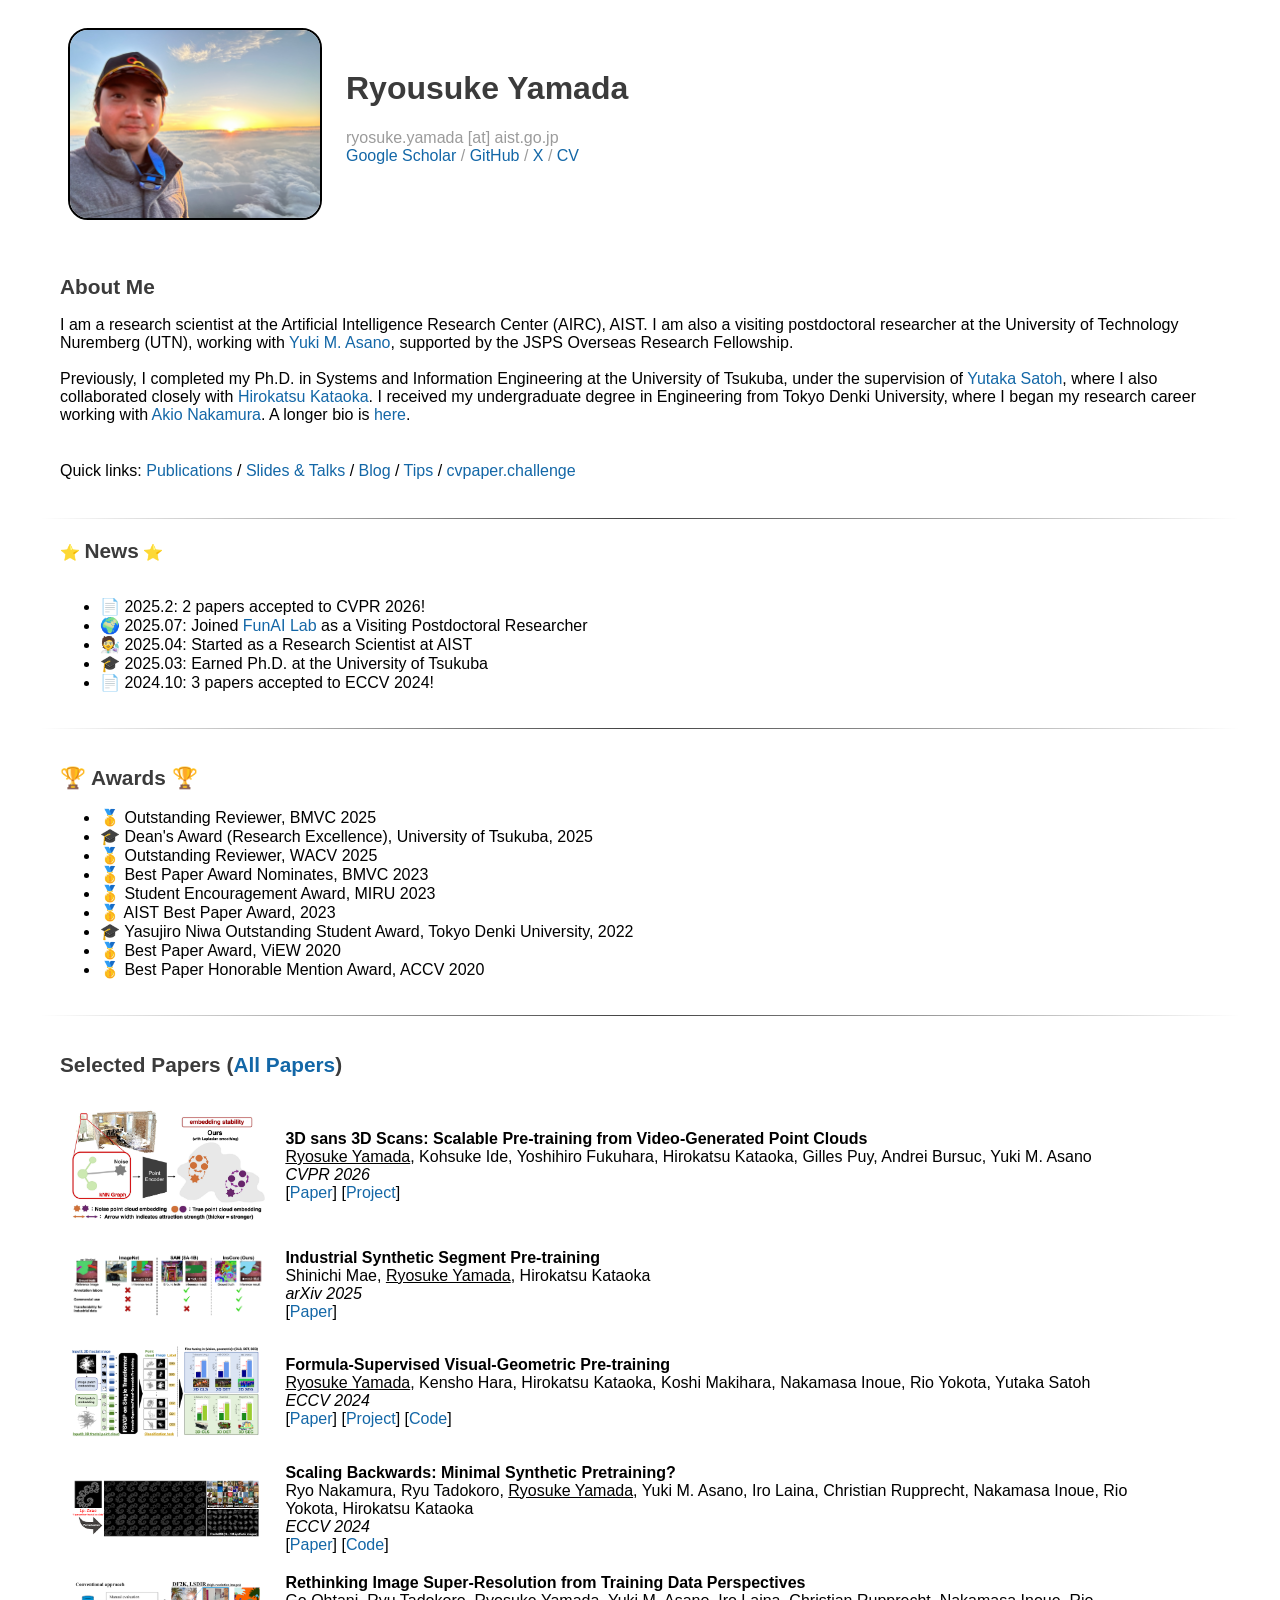
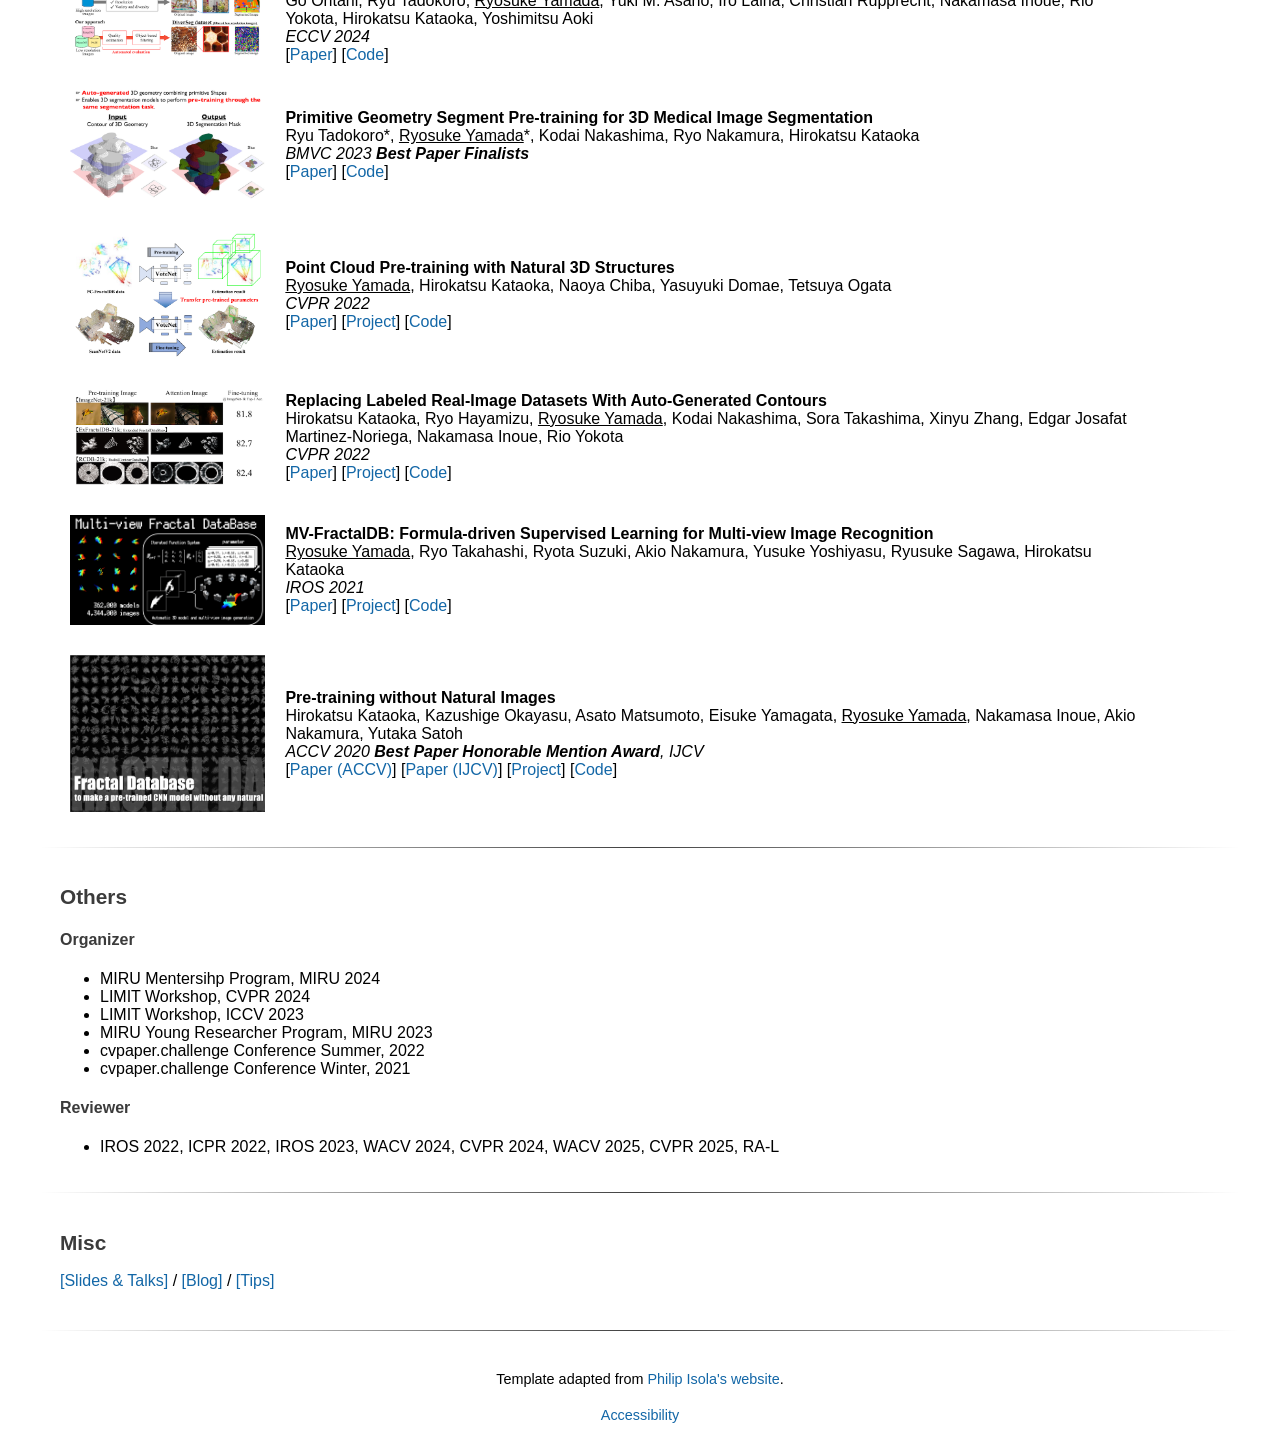
<file: index.html>
<!DOCTYPE html>
<html lang="en">
<head>
  <meta charset="UTF-8">
  <meta name="viewport" content="width=device-width, initial-scale=1">
  <link rel="icon" type="image/png" href="images/favicon.png">
  <title>Ryousuke Yamada, Ph.D.</title>

  <!-- Google Fonts -->
  <link href="https://fonts.googleapis.com/css2?family=Lato:wght@300;400;700&display=swap" rel="stylesheet">

  <!-- Google Analytics (GA4) -->
  <script async src="https://www.googletagmanager.com/gtag/js?id=G-QP8ZKJ197V"></script>
  <script>
    window.dataLayer = window.dataLayer || [];
    function gtag(){dataLayer.push(arguments);}
    gtag('js', new Date());
    gtag('config', 'G-QP8ZKJ197V');
  </script>

  <link rel="stylesheet" href="mystyle.css">
</head>

<body>
  <div id="container">
    <div class="section_div">
      <table id="personal_info">
        <tr>
          <td><img class="photo_of_me" src="images/me_fuji.png" width="250px" style="border: 2px solid black; float:left; margin-right:20px; margin-bottom:0px;" alt="Profile Photo"></td>
          <td>
            <div id="DocInfo">
              <h1>Ryousuke Yamada</h1>
              ryosuke.yamada [at] aist.go.jp<br>
              <a href="https://scholar.google.com/citations?user=2nmJ6qQAAAAJ&hl=ja">Google Scholar</a> /
              <a href="https://github.com/ryosuke-yamada">GitHub</a> /
              <a href="https://x.com/FragileGoodwill">X</a> /
              <a href="cv/ryosuke_yamada_cv.pdf">CV</a> 
              <!-- <a href="ja/index.html">Japanese</a> -->
            </div>
          </td>
        </tr>
      </table>
    </div>

    <div class="section_div">
      <h2>About Me</h2>
      <p>
        I am a research scientist at the Artificial Intelligence Research Center (AIRC), AIST. I am also a visiting postdoctoral researcher at the University of Technology Nuremberg (UTN), working with <a href="https://yukimasano.github.io/">Yuki M. Asano</a>, supported by the JSPS Overseas Research Fellowship.
        <br><br>
        Previously, I completed my Ph.D. in Systems and Information Engineering at the University of Tsukuba, under the supervision of <a href="https://staff.aist.go.jp/yu.satou/">Yutaka Satoh</a>, where I also collaborated closely with <a href="https://hirokatsukataoka.net/">Hirokatsu Kataoka</a>. I received my undergraduate degree in Engineering from Tokyo Denki University, where I began my research career working with <a href="https://ra-data.dendai.ac.jp/tduhp/KgApp/k03/resid/S000259">Akio Nakamura</a>. A longer bio is <a href="bio.html">here</a>.
        <br>
        <br>
      </p>
      Quick links:
      <a href="all_papers.html">Publications</a> /
      <a href="slides.html">Slides & Talks</a> /
      <a href="blog.html">Blog</a> /
      <a href="tips.html">Tips</a> /
      <a href="https://xpaperchallenge.org/cv/">cvpaper.challenge</a>
      <br><br>
    </div>
    <hr>

    <div class="section_div" id="news">
      &#11088; <h2 style="display: inline;">News</h2> &#11088;<br><br>
      <ul>
        <li>📄 2025.2: 2 papers accepted to CVPR 2026!</li>
        <li>🌍 2025.07: Joined <a href="https://fundamentalailab.github.io/" target="_blank">FunAI Lab</a> as a Visiting Postdoctoral Researcher</li>
        <li>🧑‍🔬 2025.04: Started as a Research Scientist at AIST</li>
        <li>🎓 2025.03: Earned Ph.D. at the University of Tsukuba</li>
        <li>📄 2024.10: 3 papers accepted to ECCV 2024!</li>
      </ul>
    </div>
    <hr>

    <div class="section_div" id="awards">
        <h2>🏆 Awards 🏆</h2>
        <ul>
          <li>🥇 Outstanding Reviewer, BMVC 2025</li>
          <li>🎓 Dean's Award (Research Excellence), University of Tsukuba, 2025</li>
          <li>🥇 Outstanding Reviewer, WACV 2025</li>
          <li>🥇 Best Paper Award Nominates, BMVC 2023</li>
          <li>🥇 Student Encouragement Award, MIRU 2023</li>
          <li>🥇 AIST Best Paper Award, 2023</li>
          <li>🎓 Yasujiro Niwa Outstanding Student Award, Tokyo Denki University, 2022</li>
          <li>🥇 Best Paper Award, ViEW 2020</li>
          <li>🥇 Best Paper Honorable Mention Award, ACCV 2020</li>
        </ul>
    </div> 
    <hr>

    <div class="section_div" id="publications">
      <h2>Selected Papers (<a href="all_papers.html">All Papers</a>)</h2>

      <table class="pub_table">
        <!-- LAM3C -->
        <tr>
          <td class="pub_td1">
            <div class="teaser_img_div">
              <a href="">
                <img class="teaser_img" src="images/lam3c.png" alt="LAM3C teaser">
              </a>
            </div>
          </td>
          <td class="pub_td2">
            <b>3D sans 3D Scans: Scalable Pre-training from Video-Generated Point Clouds</b><br>
            <u>Ryosuke Yamada</u>, Kohsuke Ide, Yoshihiro Fukuhara, Hirokatsu Kataoka, Gilles Puy, Andrei Bursuc, Yuki M. Asano<br>
            <i>CVPR 2026</i><br>
            [<a href="https://arxiv.org/abs/2512.23042">Paper</a>] [<a href="https://ryosuke-yamada.github.io/lam3c/">Project</a>]
          </td>
        </tr>

        <!-- Inscore -->
        <tr>
            <td class="pub_td1">
              <div class="teaser_img_div">
                <a href="">
                  <img class="teaser_img" src="images/inscore.png" alt="InsCore teaser">
                </a>
              </div>
            </td>
            <td class="pub_td2">
              <b>Industrial Synthetic Segment Pre-training</b><br>
              Shinichi Mae, <u>Ryosuke Yamada</u>, Hirokatsu Kataoka<br>
              <i>arXiv 2025</i><br>
              [<a href="https://arxiv.org/abs/2505.13099">Paper</a>]
            </td>
          </tr>

        <!-- FSVGP -->
        <tr>
            <td class="pub_td1">
              <div class="teaser_img_div">
                <a href="https://ryosuke-yamada.github.io/fdsl-fsvgp/">
                  <img class="teaser_img" src="images/fsvgp.png" alt="FSVGP teaser">
                </a>
              </div>
            </td>
            <td class="pub_td2">
              <b>Formula-Supervised Visual-Geometric Pre-training</b><br>
              <u>Ryosuke Yamada</u>, Kensho Hara, Hirokatsu Kataoka, Koshi Makihara, Nakamasa Inoue, Rio Yokota, Yutaka Satoh<br>
              <i>ECCV 2024</i><br>
              [<a href="https://www.ecva.net/papers/eccv_2024/papers_ECCV/papers/03233.pdf">Paper</a>]
              [<a href="https://ryosuke-yamada.github.io/fdsl-fsvgp/">Project</a>]
              [<a href="https://github.com/ryosuke-yamada/3dfractaldb">Code</a>]
            </td>
          </tr>
        <!-- 1pfrac -->
        <tr>
            <td class="pub_td1">
              <div class="teaser_img_div">
                <!-- <a href="https://ryosuke-yamada.github.io/fdsl-fsvgp/"> -->
                  <img class="teaser_img" src="images/1pfrac.png" alt="1pfrac teaser">
                </a>
              </div>
            </td>
            <td class="pub_td2">
              <b>Scaling Backwards: Minimal Synthetic Pretraining?</b><br>
              Ryo Nakamura, Ryu Tadokoro, <u>Ryosuke Yamada</u>, Yuki M. Asano, Iro Laina, Christian Rupprecht, Nakamasa Inoue, Rio Yokota, Hirokatsu Kataoka<br>
              <i>ECCV 2024</i><br>
              [<a href="https://www.ecva.net/papers/eccv_2024/papers_ECCV/papers/02315.pdf">Paper</a>]
              <!-- [<a href="https://ryosuke-yamada.github.io/fdsl-fsvgp/">Project</a>] -->
              [<a href="https://github.com/SUPER-TADORY/1p-frac">Code</a>]
            </td>
          </tr>
        <!-- DiverSeg -->
        <tr>
            <td class="pub_td1">
              <div class="teaser_img_div">
                <!-- <a href="https://ryosuke-yamada.github.io/fdsl-fsvgp/"> -->
                  <img class="teaser_img" src="images/diverseg.png" alt="DiverSeg teaser">
                </a>
              </div>
            </td>
            <td class="pub_td2">
              <b>Rethinking Image Super-Resolution from Training Data Perspectives</b><br>
              Go Ohtani, Ryu Tadokoro, <u>Ryosuke Yamada</u>, Yuki M. Asano, Iro Laina, Christian Rupprecht, Nakamasa Inoue, Rio Yokota, Hirokatsu Kataoka, Yoshimitsu Aoki<br>
              <i>ECCV 2024</i><br>
              [<a href="https://www.ecva.net/papers/eccv_2024/papers_ECCV/papers/02525.pdf">Paper</a>]
              <!-- [<a href="https://ryosuke-yamada.github.io/fdsl-fsvgp/">Project</a>] -->
              [<a href="https://github.com/gohtanii/DiverSeg-dataset">Code</a>]
            </td>
          </tr>
        <!-- PrimGeoSeg -->
        <tr>
            <td class="pub_td1">
              <div class="teaser_img_div">
                <!-- <a href="https://ryosuke-yamada.github.io/fdsl-fsvgp/"> -->
                  <img class="teaser_img" src="images/primgeoseg.png" alt="PrimGeoSeg teaser">
                </a>
              </div>
            </td>
            <td class="pub_td2">
              <b>Primitive Geometry Segment Pre-training for 3D Medical Image Segmentation</b><br>
              Ryu Tadokoro*, <u>Ryosuke Yamada</u>*, Kodai Nakashima, Ryo Nakamura, Hirokatsu Kataoka<br>
              <i>BMVC 2023 <b>Best Paper Finalists</b></i><br>
              [<a href="https://arxiv.org/abs/2401.03665">Paper</a>]
              <!-- [<a href="https://ryosuke-yamada.github.io/fdsl-fsvgp/">Project</a>] -->
              [<a href="https://github.com/SUPER-TADORY/PrimGeoSeg">Code</a>]
            </td>
          </tr>
        <!-- PC-FractalDB -->
        <tr>
            <td class="pub_td1">
              <div class="teaser_img_div">
                <a href="https://ryosuke-yamada.github.io/PointCloud-FractalDataBase/">
                  <img class="teaser_img" src="images/pcfractaldb.png" alt="PC-FractalDB teaser">
                </a>
              </div>
            </td>
            <td class="pub_td2">
              <b>Point Cloud Pre-training with Natural 3D Structures</b><br>
              <u>Ryosuke Yamada</u>, Hirokatsu Kataoka, Naoya Chiba, Yasuyuki Domae, Tetsuya Ogata<br>
              <i>CVPR 2022</i><br>
              [<a href="https://openaccess.thecvf.com/content/CVPR2022/html/Yamada_Point_Cloud_Pre-Training_With_Natural_3D_Structures_CVPR_2022_paper.html">Paper</a>]
              [<a href="https://ryosuke-yamada.github.io/PointCloud-FractalDataBase/">Project</a>]
              [<a href="https://github.com/ryosuke-yamada/3dfractaldb">Code</a>]
            </td>
          </tr>
        <!-- RCDB -->
        <tr>
            <td class="pub_td1">
              <div class="teaser_img_div">
                <a href="https://hirokatsukataoka16.github.io/Replacing-Labeled-Real-Image-Datasets/">
                  <img class="teaser_img" src="images/rcdb.png" alt="RCDB teaser">
                </a>
              </div>
            </td>
            <td class="pub_td2">
              <b>Replacing Labeled Real-Image Datasets With Auto-Generated Contours</b><br>
              Hirokatsu Kataoka, Ryo Hayamizu, <u>Ryosuke Yamada</u>, Kodai Nakashima, Sora Takashima, Xinyu Zhang, Edgar Josafat Martinez-Noriega, Nakamasa Inoue, Rio Yokota<br>
              <i>CVPR 2022</i><br>
              [<a href="https://openaccess.thecvf.com/content/CVPR2022/html/Kataoka_Replacing_Labeled_Real-Image_Datasets_With_Auto-Generated_Contours_CVPR_2022_paper.html">Paper</a>]
              [<a href="https://hirokatsukataoka16.github.io/Replacing-Labeled-Real-Image-Datasets/">Project</a>]
              [<a href="https://github.com/masora1030/CVPR2022-Pretrained-ViT-PyTorch">Code</a>]
            </td>
          </tr>
        <!-- MV-FractalDB -->
        <tr>
            <td class="pub_td1">
              <div class="teaser_img_div">
                <a href="https://ryosuke-yamada.github.io/Multi-view-Fractal-DataBase/">
                  <img class="teaser_img" src="images/mvfractal.gif" alt="MVFractalDB teaser">
                </a>
              </div>
            </td>
            <td class="pub_td2">
              <b>MV-FractalDB: Formula-driven Supervised Learning for Multi-view Image Recognition</b><br>
              <u>Ryosuke Yamada</u>, Ryo Takahashi, Ryota Suzuki, Akio Nakamura, Yusuke Yoshiyasu, Ryusuke Sagawa, Hirokatsu Kataoka<br>
              <i>IROS 2021</i><br>
              [<a href="https://ieeexplore.ieee.org/document/9635946">Paper</a>]
              [<a href="https://ryosuke-yamada.github.io/Multi-view-Fractal-DataBase/">Project</a>]
              [<a href="https://github.com/ryosuke-yamada/3dfractaldb">Code</a>]
            </td>
          </tr>
        <!-- FractalDB -->
        <tr>
            <td class="pub_td1">
              <div class="teaser_img_div">
                <a href="https://hirokatsukataoka16.github.io/Pretraining-without-Natural-Images/">
                  <img class="teaser_img" src="images/fractaldb.png" alt="DiverSeg teaser">
                </a>
              </div>
            </td>
            <td class="pub_td2">
              <b>Pre-training without Natural Images</b><br>
              Hirokatsu Kataoka, Kazushige Okayasu, Asato Matsumoto, Eisuke Yamagata, <u>Ryosuke Yamada</u>, Nakamasa Inoue, Akio Nakamura, Yutaka Satoh<br>
              <i>ACCV 2020 <b>Best Paper Honorable Mention Award</b>, IJCV</i><br>
              [<a href="https://openaccess.thecvf.com/content/ACCV2020/papers/Kataoka_Pre-training_without_Natural_Images_ACCV_2020_paper.pdf">Paper (ACCV)</a>]
              [<a href="https://link.springer.com/content/pdf/10.1007/s11263-021-01555-8.pdf">Paper (IJCV)</a>]
              [<a href="https://hirokatsukataoka16.github.io/Pretraining-without-Natural-Images/">Project</a>]
              [<a href="https://github.com/gohtanii/DiverSeg-dataset">Code</a>]
            </td>
          </tr>
      </table>
    </div>
    <hr>

    <div class="section_div" id="awards">
      <h2>Others</h2>
      <h4>Organizer</h4>
      <ul>
        <li>MIRU Mentersihp Program, MIRU 2024</li>
        <li>LIMIT Workshop, CVPR 2024</li>
        <li>LIMIT Workshop, ICCV 2023</li>
        <li>MIRU Young Researcher Program, MIRU 2023</li>
        <li>cvpaper.challenge Conference Summer, 2022</li>
        <li>cvpaper.challenge Conference Winter, 2021</li>
      </ul>
      <h4>Reviewer</h4>
      <ul>
        <li>IROS 2022, ICPR 2022, IROS 2023, WACV 2024, CVPR 2024, WACV 2025, CVPR 2025, RA-L</li>
      </ul>
    </div> 
    <hr>

    <div class="section_div" id="misc">
      <h2>Misc</h2>
      <p><a href="slides.html">[Slides & Talks]</a> / <a href="blog.html">[Blog]</a> / <a href="tips.html">[Tips]</a></p>
    </div>
    <hr>

    <div class="footer" style="text-align: center; margin-top: 40px; font-size: 0.9em;">
      <p>Template adapted from <a href="https://people.csail.mit.edu/phillipi/" target="_blank">Philip Isola's website</a>.</p>
      <p><a href="http://accessibility.mit.edu/">Accessibility</a></p>
    </div>
  </body>
  </html>
</file>
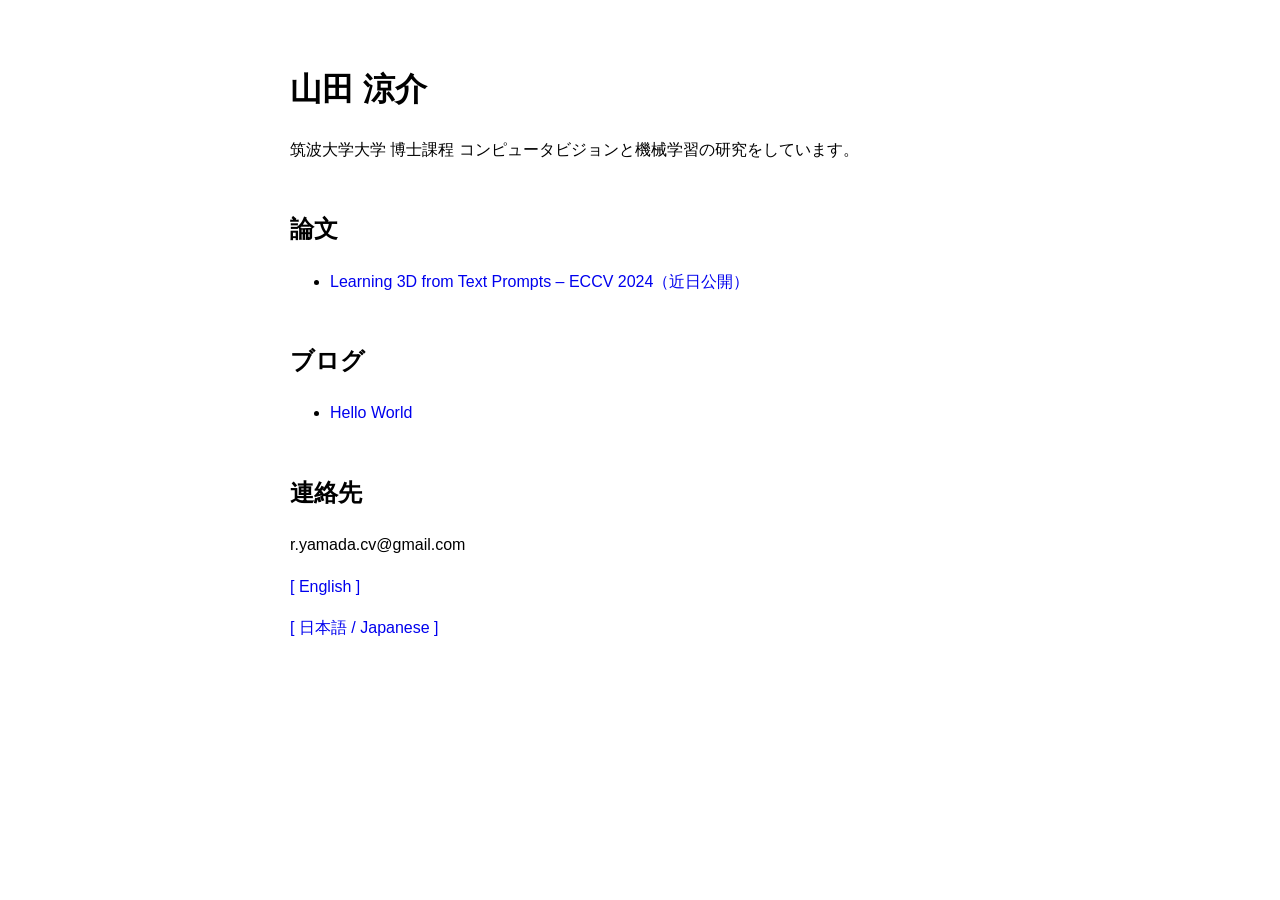
<file: ja/index.html>
<!DOCTYPE html>
<html lang="ja">
<head>
  <meta charset="UTF-8">
  <title>山田 亮佑</title>
  <style>
    body { font-family: sans-serif; max-width: 700px; margin: 40px auto; line-height: 1.6; }
    a { color: #0000EE; text-decoration: none; }
    h1, h2 { margin-top: 2em; }
  </style>
</head>
<body>
  <h1>山田 涼介</h1>
  <p>筑波大学大学 博士課程 コンピュータビジョンと機械学習の研究をしています。</p>

  <h2>論文</h2>
  <ul>
    <li><a href="#">Learning 3D from Text Prompts – ECCV 2024（近日公開）</a></li>
  </ul>

  <h2>ブログ</h2>
  <ul>
    <li><a href="../blog/2025-03-26-hello.html">Hello World</a></li>
  </ul>

  <h2>連絡先</h2>
  <p>r.yamada.cv@gmail.com</p>

  <p><a href="../index.html">[ English ]</a></p>
  <p><a href="ja/index.html">[ 日本語 / Japanese ]</a></p>
</body>
</html>
</file>
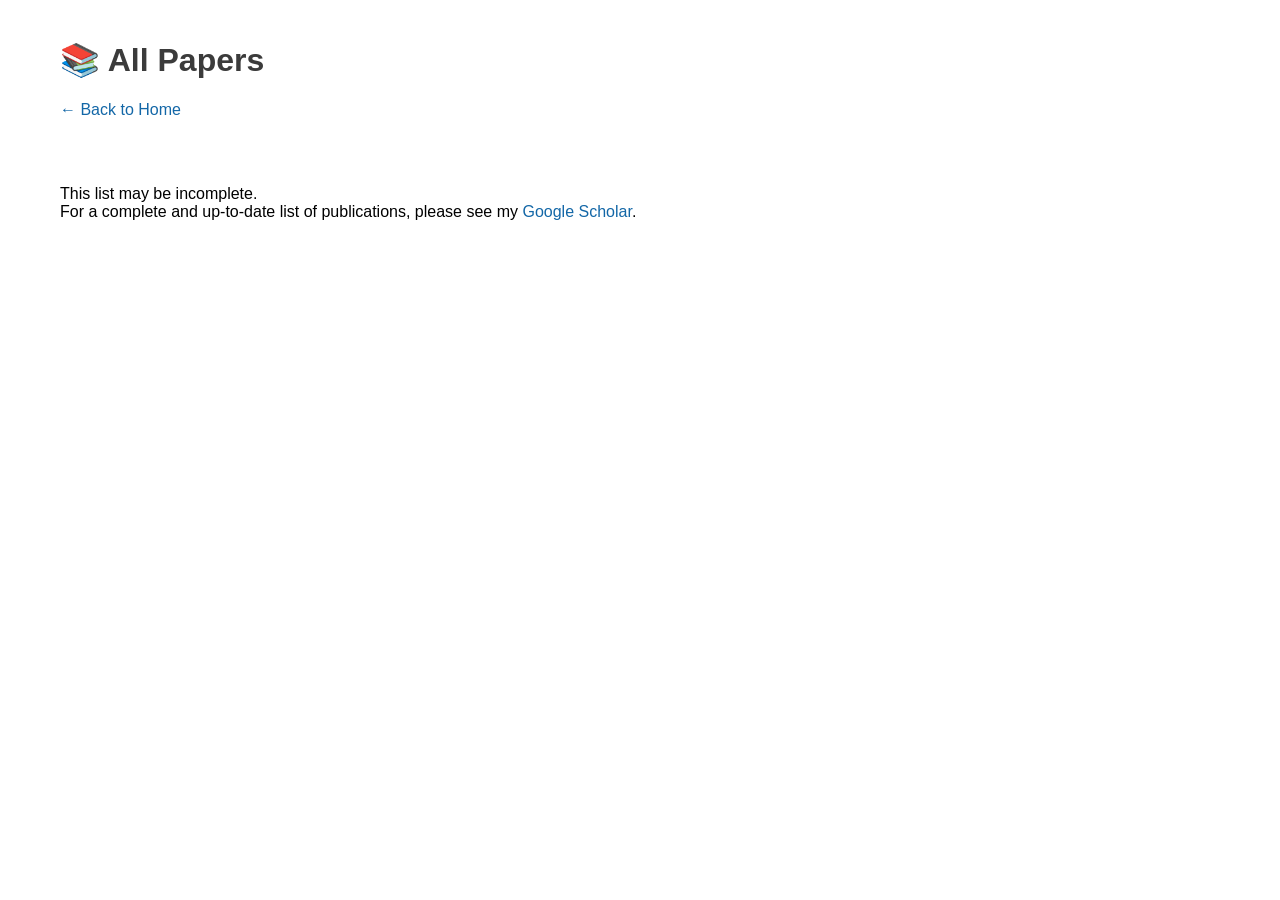
<file: all_papers.html>
<!DOCTYPE html>
<html>
<head>
  <meta charset="UTF-8" />
  <title>All Papers - Ryousuke Yamada</title>
  <link rel="stylesheet" href="mystyle.css" />
  <link rel="icon" href="images/favicon.png" type="image/png" />
</head>

<body>
  <div id="container">
    <div class="section_div">
      <h1>📚 All Papers</h1>
      <p><a href="index.html">← Back to Home</a></p>
    </div>

    <div class="section_div">
      <p>
        This list may be incomplete.<br>
        For a complete and up-to-date list of publications, please see my
        <a href="https://scholar.google.com/citations?user=2nmJ6qQAAAAJ&hl=ja" target="_blank">Google Scholar</a>.
      </p>
    </div>
</file>
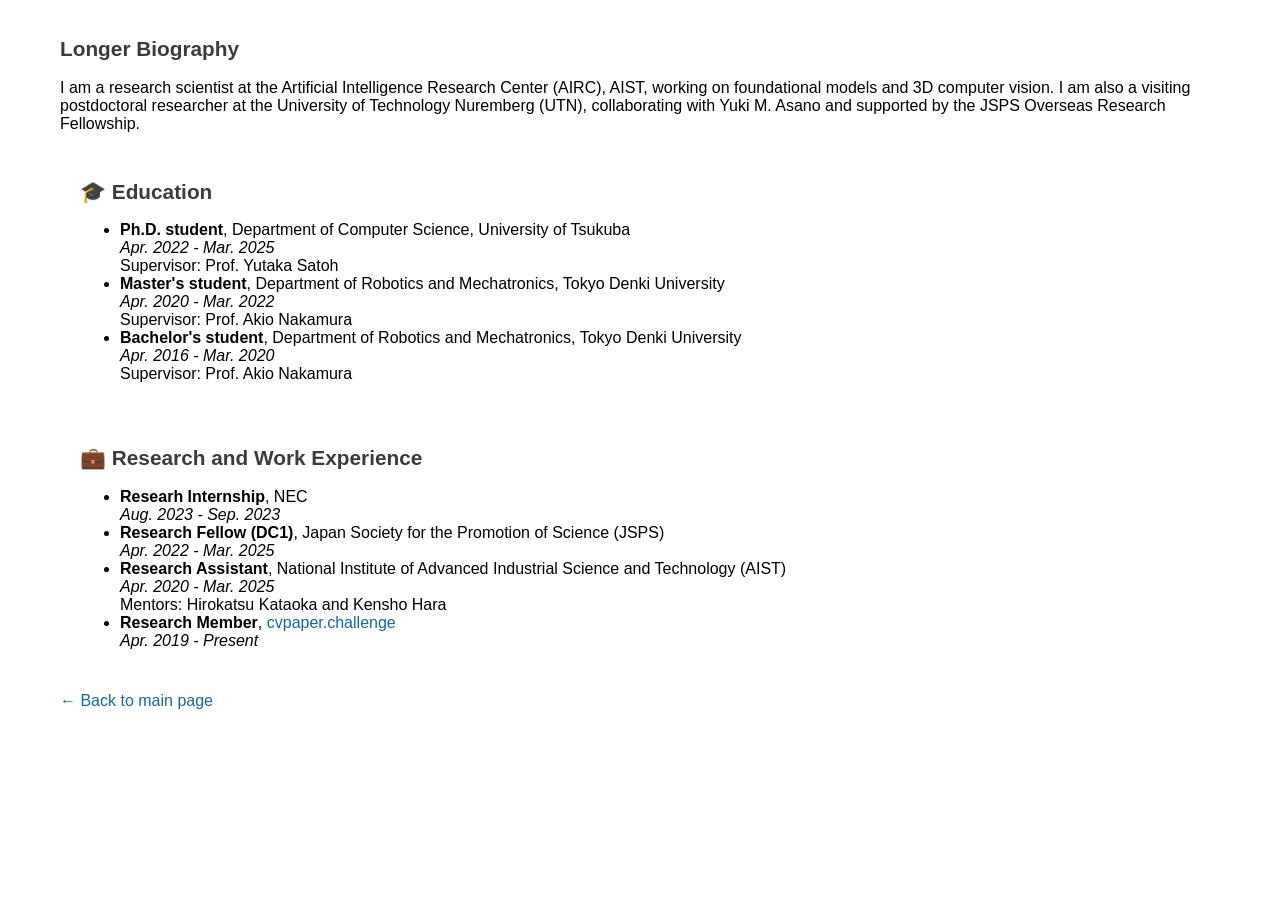
<file: bio.html>
<!DOCTYPE html>
<html lang="en">
<head>
  <meta charset="UTF-8" />
  <meta name="viewport" content="width=device-width, initial-scale=1" />
  <title>Bio - Ryousuke Yamada</title>

  <link href="https://fonts.googleapis.com/css2?family=Lato:wght@300;400;700&display=swap" rel="stylesheet" />
  <link rel="stylesheet" href="mystyle.css" />
</head>
<body>
  <div id="container">
    <div class="section_div">
      <h2>Longer Biography</h2>
      <p>
        I am a research scientist at the Artificial Intelligence Research Center (AIRC), AIST,  
        working on foundational models and 3D computer vision.  
        I am also a visiting postdoctoral researcher at the University of Technology Nuremberg (UTN),  
        collaborating with Yuki M. Asano and supported by the JSPS Overseas Research Fellowship.
      </p>

      <div class="section_div" id="education">
        <h2>🎓 Education</h2>
        <ul>
          <li>
            <b>Ph.D. student</b>, Department of Computer Science, University of Tsukuba<br>
            <i>Apr. 2022 - Mar. 2025</i><br>
            Supervisor: Prof. Yutaka Satoh
          </li>
          <li>
            <b>Master's student</b>, Department of Robotics and Mechatronics, Tokyo Denki University<br>
            <i>Apr. 2020 - Mar. 2022</i><br>
            Supervisor: Prof. Akio Nakamura
          </li>
          <li>
            <b>Bachelor's student</b>, Department of Robotics and Mechatronics, Tokyo Denki University<br>
            <i>Apr. 2016 - Mar. 2020</i><br>
            Supervisor: Prof. Akio Nakamura
          </li>
        </ul>
      </div>

      <div class="section_div" id="experience">
        <h2>💼 Research and Work Experience</h2>
        <ul>
          <li>
            <b>Researh Internship</b>, NEC<br>
            <i>Aug. 2023 - Sep. 2023</i>
          </li>
          <li>
            <b>Research Fellow (DC1)</b>, Japan Society for the Promotion of Science (JSPS)<br>
            <i>Apr. 2022 - Mar. 2025</i>
          </li>
          <li>
            <b>Research Assistant</b>, National Institute of Advanced Industrial Science and Technology (AIST)<br>
            <i>Apr. 2020 - Mar. 2025</i><br>
            Mentors: Hirokatsu Kataoka and Kensho Hara
          </li>
          <li>
            <b>Research Member</b>, <a href="https://cvpaper.challenge/" target="_blank">cvpaper.challenge</a><br>
            <i>Apr. 2019 - Present</i><br>
          </li>
        </ul>
      </div>
      

      <p><a href="index.html">← Back to main page</a></p>
    </div>
  </div>
</body>
</html>
</file>
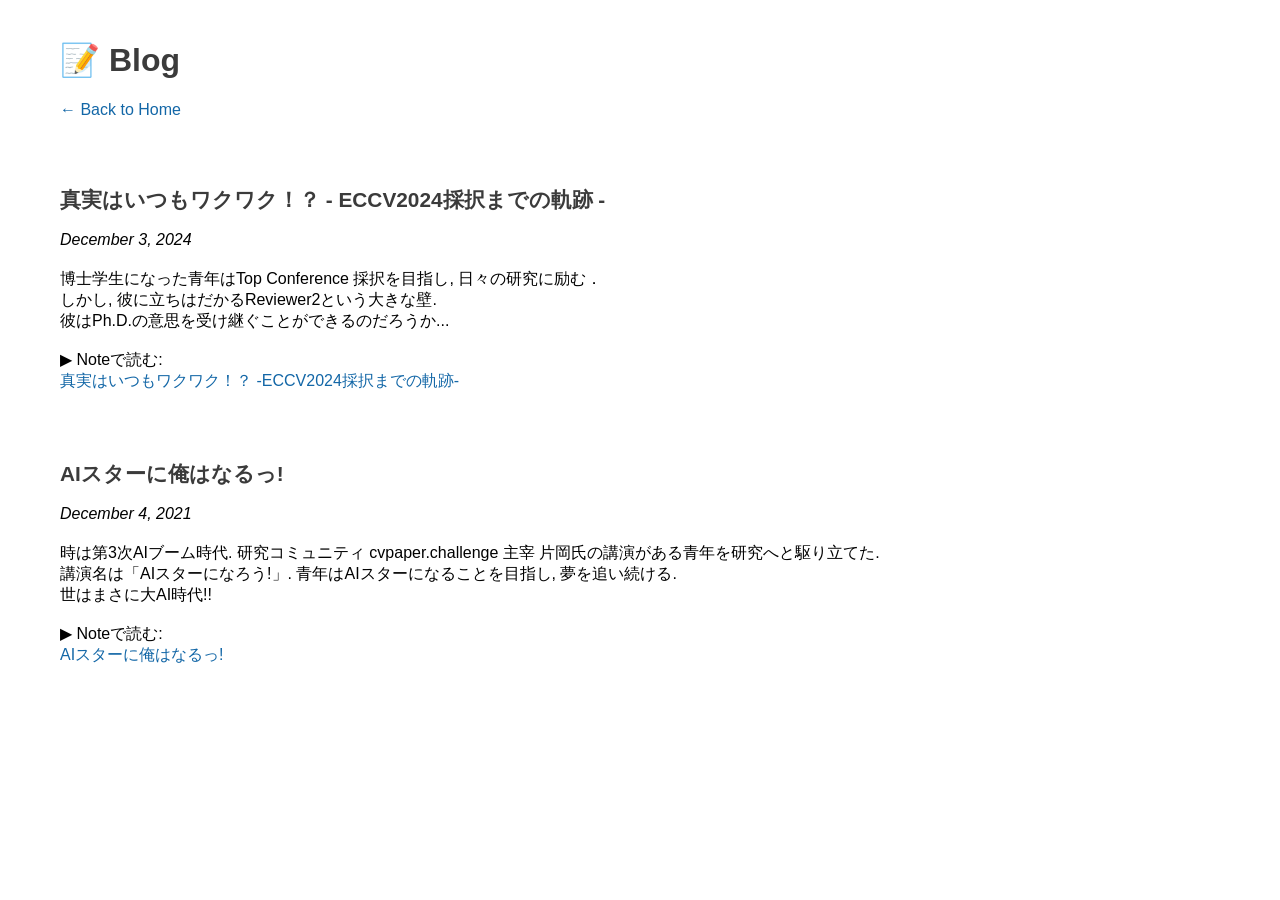
<file: blog.html>
<!DOCTYPE html>
<html>
<head>
  <meta charset="UTF-8">
  <title>Blog - Ryousuke Yamada</title>
  <link rel="stylesheet" href="mystyle.css">
  <link rel="icon" href="images/favicon.png" type="image/png">
</head>

<body>
  <div id="container">
    <div class="section_div">
      <h1>📝 Blog</h1>
      <p><a href="index.html">← Back to Home</a></p>
    </div>

    <div class="section_div">
        <h2>真実はいつもワクワク！？ - ECCV2024採択までの軌跡 -</h2>
        <p><i>December 3, 2024</i></p>
        <p>
          博士学生になった青年はTop Conference 採択を目指し, 日々の研究に励む．<br>
          しかし, 彼に立ちはだかるReviewer2という大きな壁. <br>
          彼はPh.D.の意思を受け継ぐことができるのだろうか... <br>
          <br>
          ▶︎ Noteで読む:<br>
          <a href="https://note.com/cvpaperchallenge/n/nedc449d2c9d3" target="_blank">
            真実はいつもワクワク！？ -ECCV2024採択までの軌跡-
          </a>
        </p>
      </div>

    <div class="section_div">
        <h2>AIスターに俺はなるっ!</h2>
        <p><i>December 4, 2021</i></p>
        <p>
          時は第3次AIブーム時代. 研究コミュニティ cvpaper.challenge 主宰 片岡氏の講演がある青年を研究へと駆り立てた. <br>
          講演名は「AIスターになろう!」. 青年はAIスターになることを目指し, 夢を追い続ける. <br>
          世はまさに大AI時代!! <br>
          <br>
          ▶︎ Noteで読む:<br>
          <a href="https://note.com/cvpaperchallenge/n/n4a008bdf5bc5" target="_blank">
            AIスターに俺はなるっ!
          </a>
        </p>
    </div>      
  </div>
</body>
</html>
</file>
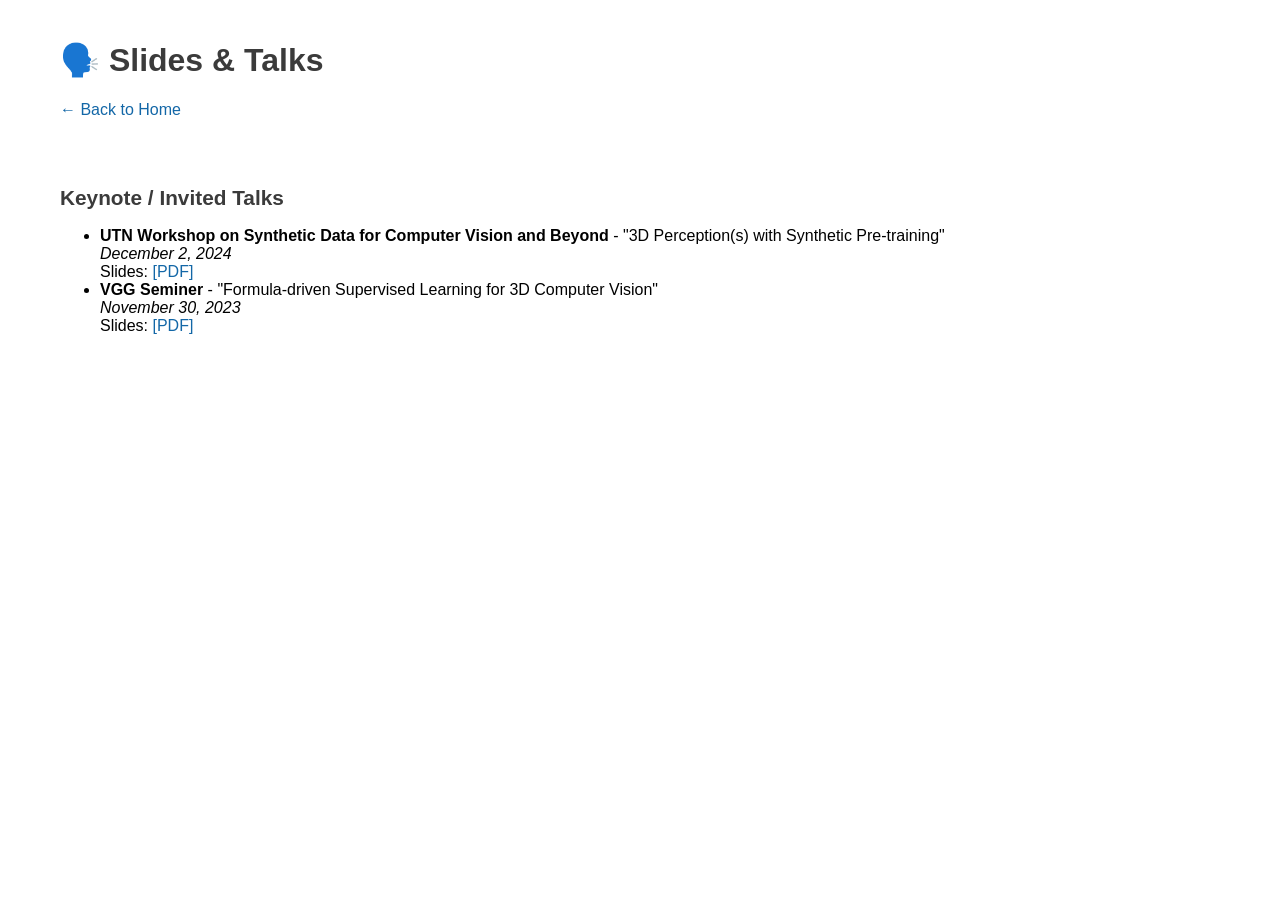
<file: slides.html>
<!DOCTYPE html>
<html>
<head>
  <meta charset="UTF-8" />
  <title>Slides & Talks - Ryousuke Yamada</title>
  <link rel="stylesheet" href="mystyle.css" />
  <link rel="icon" href="images/favicon.png" type="image/png" />
</head>

<body>
  <div id="container">
    <div class="section_div">
      <h1>🗣️ Slides & Talks</h1>
      <p><a href="index.html">← Back to Home</a></p>
    </div>

    <div class="section_div">
      <h2>Keynote / Invited Talks</h2>
      <ul>
        <li>
          <b>UTN Workshop on Synthetic Data for Computer Vision and Beyond</b> - "3D Perception(s) with Synthetic Pre-training"<br>
          <i>December 2, 2024</i><br>
          Slides: <a href="https://drive.google.com/file/d/1i_Ux7kEHaZNfQYpzD6WK4UD1rwYfAIdg/view?usp=drive_link" target="_blank">[PDF]</a>
        </li>
        <li>
          <b>VGG Seminer</b> - "Formula-driven Supervised Learning for 3D Computer Vision"<br>
          <i>November 30, 2023</i><br>
          Slides: <a href="https://drive.google.com/file/d/197JXI7TUtJCIDhdVgBGlfWVUfpUtWOe3/view?usp=sharing" target="_blank">[PDF]</a>
        </li>
      </ul>
    </div>

    <!--
    <div class="section_div">
      <h2>Survey Slides</h2>
      <ul>
        <li>
          🖼️ <b>ECCV 2024</b> – "Formula-Supervised Visual-Geometric Pre-training"<br>
          <a href="slides/fsvgp_eccv2024.pdf" target="_blank">[Slides]</a> /
          <a href="https://ryosuke-yamada.github.io/fdsl-fsvgp/">[Project Page]</a>
        </li>
      </ul>
    </div>
    -->
  </div>
</body>
</html>
</file>
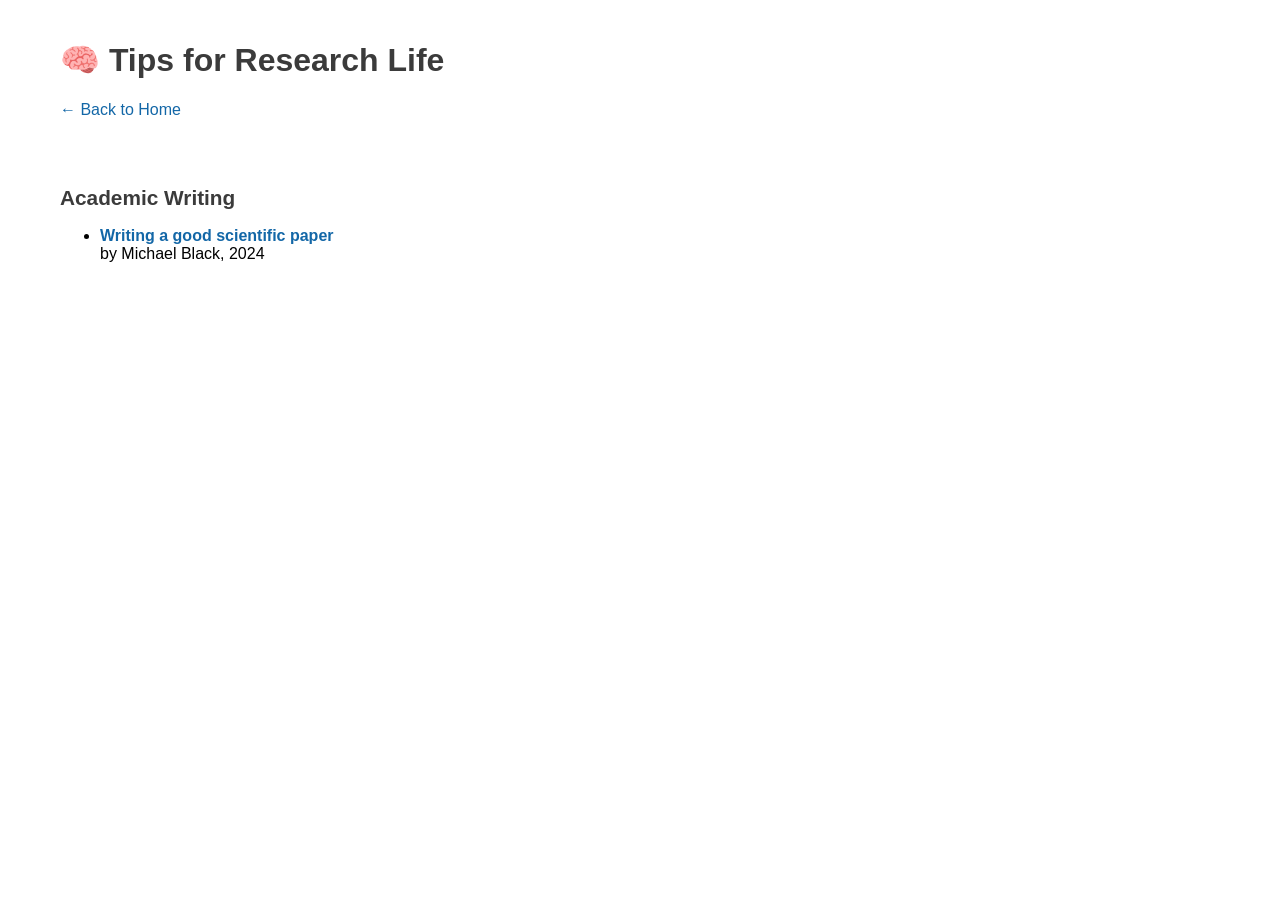
<file: tips.html>
<!DOCTYPE html>
<html lang="en">
<head>
  <meta charset="UTF-8" />
  <title>Tips - Ryousuke Yamada</title>
  <link rel="stylesheet" href="mystyle.css" />
  <link rel="icon" href="images/favicon.png" type="image/png" />
</head>

<body>
  <div id="container">
    <div class="section_div">
      <h1>🧠 Tips for Research Life</h1>
      <p><a href="index.html">← Back to Home</a></p>
    </div>

    <div class="section_div">
      <h2>Academic Writing</h2>
      <ul>
        <li>
          <b><a href="https://medium.com/@black_51980/writing-a-good-scientific-paper-c0f8af480c91" target="_blank">Writing a good scientific paper</a></b><br>
          by Michael Black, 2024
        </li>
        <!-- 他にも追加する場合は以下のように -->
        <!-- 
        <li>
          <b><a href="URL" target="_blank">Repository Name</a></b><br>
          説明文...
        </li>
        -->
      </ul>
    </div>
<!-- 
    <div class="section_div">
      <h2>📌 Personal Tips</h2>
      <ul>
        <li><b>研究のモチベ維持</b>：定期的にワクワクする論文を読む、自分の研究を人に話す。</li>
        <li><b>アウトプットの習慣化</b>：週1で進捗ブログやSlackでメモを共有。</li>
        <li><b>研究以外の活動も大事</b>：英語・運動・人との会話でメンタルを保つ。</li>
      </ul>
    </div>

    <div class="section_div">
      <h2>✍️ 募集中！</h2>
      <p>おすすめのTipsやリンクがあればぜひ教えてください！</p>
    </div> -->
  </div>
</body>
</html>
</file>
<file: mystyle.css>
body {
    margin: 0;
    padding: 0;
    text-align: center;
    font-family: "HelveticaNeue-Light", "Helvetica Neue Light", "Helvetica Neue", Helvetica, Arial, "Lucida Grande", sans-serif;
    font-weight: 300;
    font-size: 1rem;
    background-color: #FFF;
  }
  
  hr {
    border: 0;
    height: 1px;
    background-image: linear-gradient(to right, rgba(0, 0, 0, 0), rgba(0, 0, 0, 0.75), rgba(0, 0, 0, 0));
  }
  
  table {
    padding: 5px;
  }
  
  table.pub_table {
    border-collapse: collapse;
    border-bottom: 0 solid #9B9B9B;
    padding: 10px;
    width: 100%;
    max-width: 1100px;
  }
  
  td.pub_td1,
  td.pub_td2 {
    border-collapse: collapse;
    padding: 10px;
    max-width: 1100px;
  }
  
  td.year_heading {
    color: #3B3B3B;
    font-weight: 700;
    font-size: 1.3rem;
  }
  
  tr {
    background-color: #FFF;
  }
  
  /* Container */
  div#container {
    margin: 0 auto;
    max-width: 1200px;
    width: 100%;
    padding: 0 10px;
    text-align: left;
    position: relative;
    background-color: #FFF;
  }
  
  /* Document info */
  div#DocInfo {
    color: #9B9B9B;
    height: 128px;
    font-size: 1rem;
  }
  
  /* Headings */
  h1, h2, h3, h4 {
    color: #3B3B3B;
  }
  
  h2 {
    font-size: 1.3rem;
  }
  
  /* Paragraphs */
  p {
    color: #000;
    margin-bottom: 20px;
  }
  
  p.caption {
    color: #9B9B9B;
    text-align: left;
    max-width: 600px;
    width: 100%;
    font: 1rem helvetica, sans-serif;
  }
  
  p.caption2 {
    color: #9B9B9B;
    text-align: left;
    max-width: 800px;
    width: 100%;
    font: 1rem helvetica, sans-serif;
  }
  
  /* Header image */
  #header_img {
    position: absolute;
    top: 0;
    right: 0;
  }
  
  /* Links */
  a:link,
  a:visited {
    color: #1367a7;
    text-decoration: none;
  }
  
  /* Section divisions */
  .section_div {
    background-color: #FFF;
    padding: 10px;
    margin: 10px;
    /* border: 1px solid #AAA; */
  }
  
  /* Personal info */
  #personal_info {
    background-color: #FFF;
    font-size: 1rem;
  }
  
  /* Announcements */
  p.announcement {
    padding: 10px;
    background-color: #EEE;
  }
  
  /* Images */
  img.teaser_img {
    width: 256px;
    max-width: 100%;
    display: block;
    margin: 5px auto;
    border: 0;
  }
  
  img.teaser_img2 {
    width: 206px;
    max-width: 100%;
    display: block;
    margin: 5px auto;
    border: 0;
  }
  
  img.teaser_img3 {
    width: 186px;
    max-width: 100%;
    display: block;
    margin: 5px auto;
    border: 0;
  }
  
  img.photo_of_me {
    border-radius: 20px;
  }
  
  /* Teaser image container */
  div.teaser_img_div {
    max-width: 286px;
    width: 100%;
  }
  
  /* Personnel table */
  table.personnel td {
    padding: 16px;
    vertical-align: top;
  }
  
  /* Research agenda list */
  p.research_agenda_list {
    margin: 5px;
  }
  
  .expandable-text {
    overflow: hidden;
    transition: max-height 0.5s ease;
    cursor: pointer;
  }
  
  /* Responsive adjustments for smaller screens */
  @media only screen and (max-width: 768px) {
  
      body {
        font-weight: 300;
        font-size: 0.75rem;
      }
  
    #container {
      width: 100%;
      padding: 10px;
    }
  
    table.pub_table {
      width: 100%;
      padding: 10px;
    }
  
    td.pub_td2 {
      width: 100%;
    }
  
      td.pub_td1 {
          width: 40%;
      }
  
    div#DocInfo {
      height: auto;
    }
  
    p.caption,
    p.caption2 {
      width: 100%;
    }
  
      table.vertical-on-mobile,
    table.vertical-on-mobile tr,
    table.vertical-on-mobile td {
      display: block;
      width: 100%;
    }
  
    table.vertical-on-mobile tr {
      margin-bottom: 1rem;
    }
  
    table.vertical-on-mobile td {
      width: auto !important;
    }
  
    /* New rule to center the image and set it to half the container's width */
    table.vertical-on-mobile td img {
      width: 50% !important;
      display: block;
      margin: 0 auto;
    }
  }
</file>
